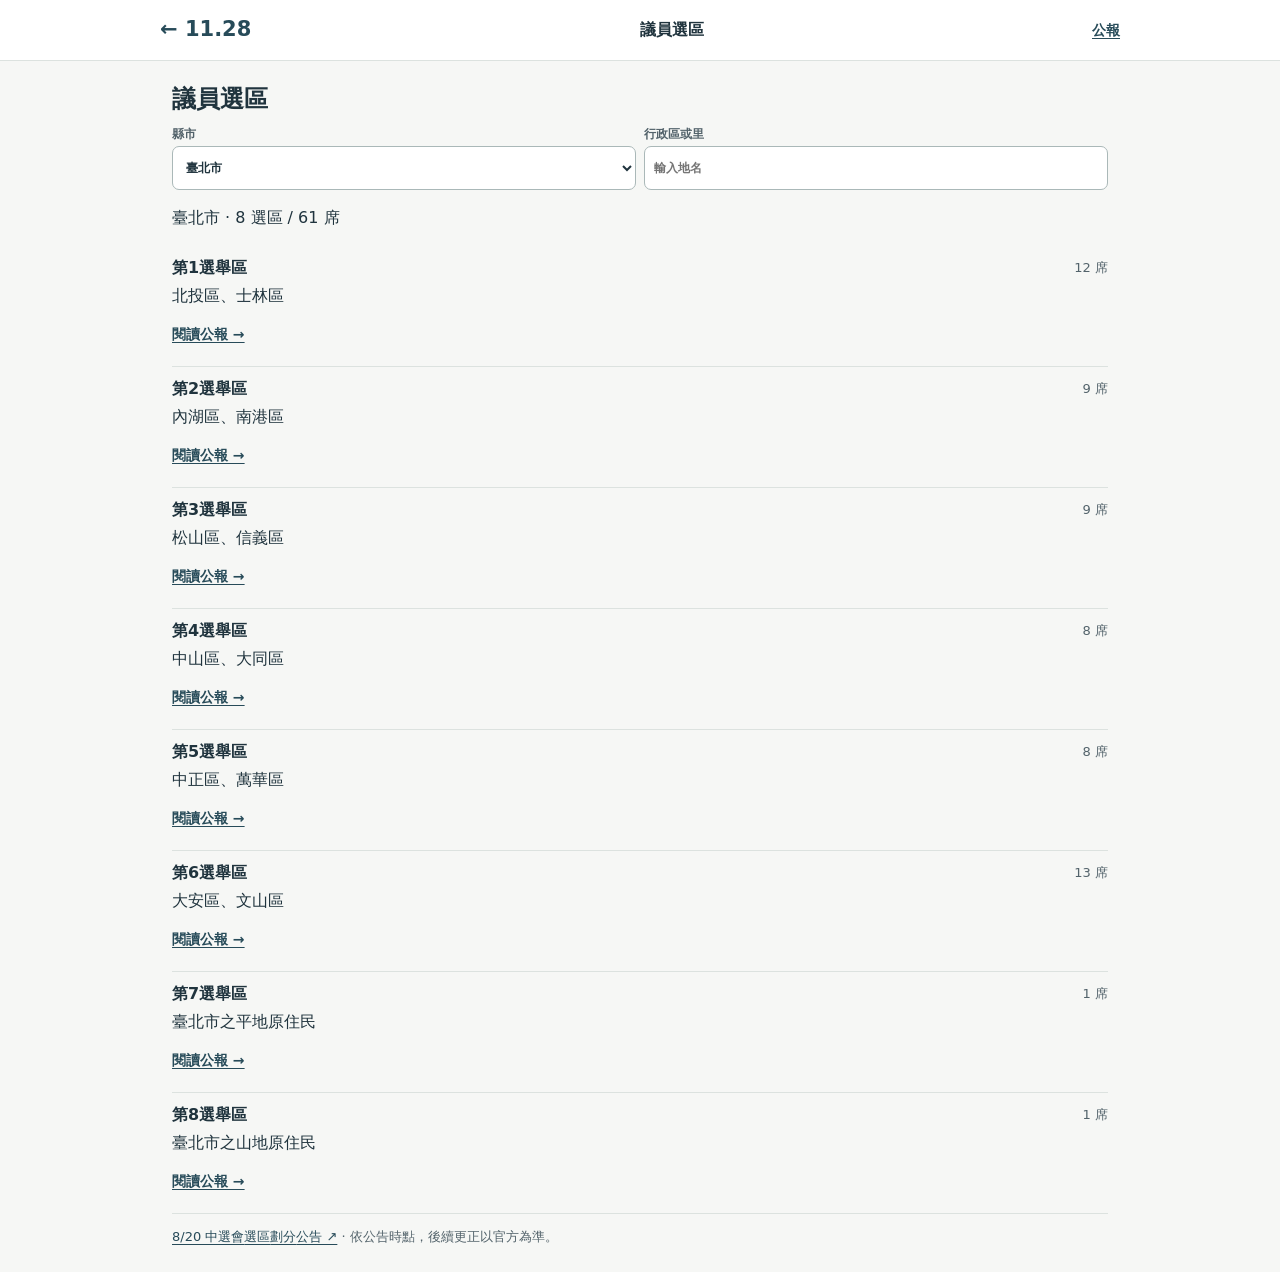
<file: districts.html>
<!doctype html><html lang="zh-Hant-TW"><head><meta charset="utf-8"><meta name="viewport" content="width=device-width,initial-scale=1"><link rel="canonical" href="https://civiclens.eugeneyip.net/districts.html"><title>議員選區｜11.28</title><meta property="og:type" content="website"><meta property="og:locale" content="zh_TW"><meta property="og:site_name" content="11.28 · CivicLens"><meta property="og:title" content="議員選區｜11.28"><meta property="og:description" content="22縣市議員選區範圍、名額及原始公報。"><meta property="og:url" content="https://civiclens.eugeneyip.net/districts.html"><meta name="twitter:card" content="summary_large_image"><meta property="og:image" content="https://civiclens.eugeneyip.net/assets/og-image.png"><meta property="og:image:width" content="1200"><meta property="og:image:height" content="630"><meta property="og:image:alt" content="11.28 · 115年地方公職人員選舉暨全國性公民投票第22案選舉紀錄（CivicLens）"><meta name="twitter:image" content="https://civiclens.eugeneyip.net/assets/og-image.png"><meta name="description" content="22縣市議員選區範圍、名額及原始公報。"><link rel="icon" href="/favicon.ico"><link rel="apple-touch-icon" href="/apple-touch-icon.png"><link rel="stylesheet" href="assets/reader.css?v=089"><script defer src="scripts/districts.js"></script><script defer src="scripts/phrase.js?v=076"></script></head><body><header><a href="./" class="back">← 11.28</a><strong>議員選區</strong><a href="gazettes.html">公報</a></header><main><h1>議員選區</h1><div class="filters"><label>縣市<select id="county" disabled></select></label><label>行政區或里<input id="query" type="search" placeholder="輸入地名" disabled></label></div><p id="summary" role="status">讀取資料…</p><div id="districts"></div><p class="district-source"><a href="https://web.cec.gov.tw/api/file/45d8e965-f63a-46d5-b636-7d81e47cf4d1.pdf" target="_blank" rel="noopener noreferrer">8/20 中選會選區劃分公告 ↗</a> · 依公告時點，後續更正以官方為準。</p><noscript><a href="https://web.cec.gov.tw/api/file/45d8e965-f63a-46d5-b636-7d81e47cf4d1.pdf">開啟官方選區公告</a></noscript></main></body></html>
</file>
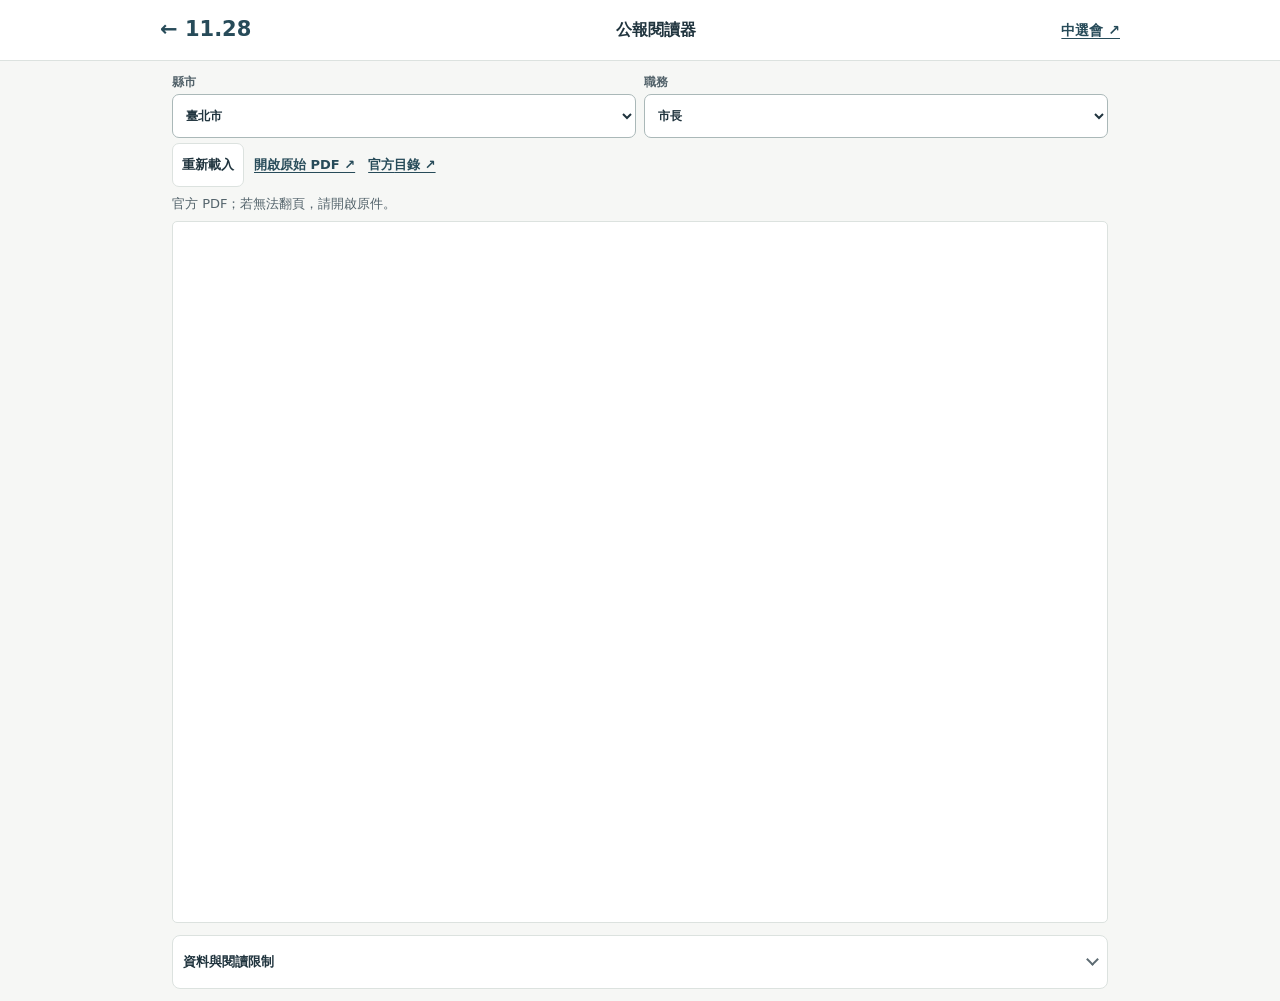
<file: gazettes.html>
<!doctype html><html lang="zh-Hant-TW"><head><meta charset="utf-8"><meta name="viewport" content="width=device-width,initial-scale=1"><title>公報閱讀器｜11.28</title><meta property="og:type" content="website"><meta property="og:locale" content="zh_TW"><meta property="og:site_name" content="11.28 · CivicLens"><meta property="og:title" content="公報閱讀器｜11.28"><meta property="og:description" content="依縣市與職務查閱中選會原始選舉公報。"><meta property="og:url" content="https://civiclens.eugeneyip.net/gazettes.html"><meta name="twitter:card" content="summary_large_image"><meta property="og:image" content="https://civiclens.eugeneyip.net/assets/og-image.png"><meta property="og:image:width" content="1200"><meta property="og:image:height" content="630"><meta property="og:image:alt" content="11.28 · 115年地方公職人員選舉暨全國性公民投票第22案選舉紀錄（CivicLens）"><meta name="twitter:image" content="https://civiclens.eugeneyip.net/assets/og-image.png"><meta name="description" content="依縣市與職務查閱中選會原始選舉公報。"><link rel="icon" href="/favicon.ico" sizes="any"><link rel="icon" href="/assets/favicon.svg" type="image/svg+xml"><link rel="apple-touch-icon" href="/apple-touch-icon.png"><link rel="canonical" href="https://civiclens.eugeneyip.net/gazettes.html"><meta name="theme-color" content="#f6f7f5"><link rel="stylesheet" href="assets/reader.css?v=089"><script src="scripts/reader.js?v=032" defer></script><script defer src="scripts/phrase.js?v=076"></script></head><body><header><a href="./#directory" class="back">← 11.28</a><strong>公報閱讀器</strong><a href="https://eebulletin.cec.gov.tw/?dir=115" target="_blank" rel="noopener noreferrer">中選會 ↗</a></header><main><h1 class="sr">官方公報</h1><div class="filters"><label>縣市<select id="county" disabled></select></label><label>職務<select id="office" disabled></select></label></div><div id="doc-row" hidden><label>公報／選區<select id="doc" disabled></select></label></div><div class="tools"><button id="load" disabled>重新載入</button><a id="original" hidden target="_blank" rel="noopener noreferrer">開啟原始 PDF ↗</a><a id="directory" href="https://eebulletin.cec.gov.tw/?dir=115" target="_blank" rel="noopener noreferrer">官方目錄 ↗</a></div><a id="district-directory" hidden>選區範圍與名額 →</a><p id="district-scope" hidden></p><a id="correction" href="https://web.cec.gov.tw/mect/article/66035" hidden target="_blank" rel="noopener noreferrer">11/17 官方選舉人資格勘誤 ↗</a><p id="status" role="status">讀取公報索引…</p><div id="viewer" hidden><iframe id="pdf" title="中選會原始選舉公報 PDF" referrerpolicy="no-referrer" loading="eager"></iframe></div><details><summary>資料與閱讀限制</summary><p>文件由中央或地方選舉委員會編印；候選人自述不等同獨立查證。本頁直接載入官方 PDF，未重製文件。部分 iOS 瀏覽器可能只顯示第一頁或無法內嵌，請使用原始 PDF。大型文件可能需要較長時間載入。</p><p><a href="data/gazettes.json">公報索引</a> · <a href="https://github.com/EugeneYip/civiclens/issues">回報錯誤</a></p></details><noscript><p>未啟用 JavaScript，請使用上方中選會官方目錄。</p></noscript></main></body></html>
</file>
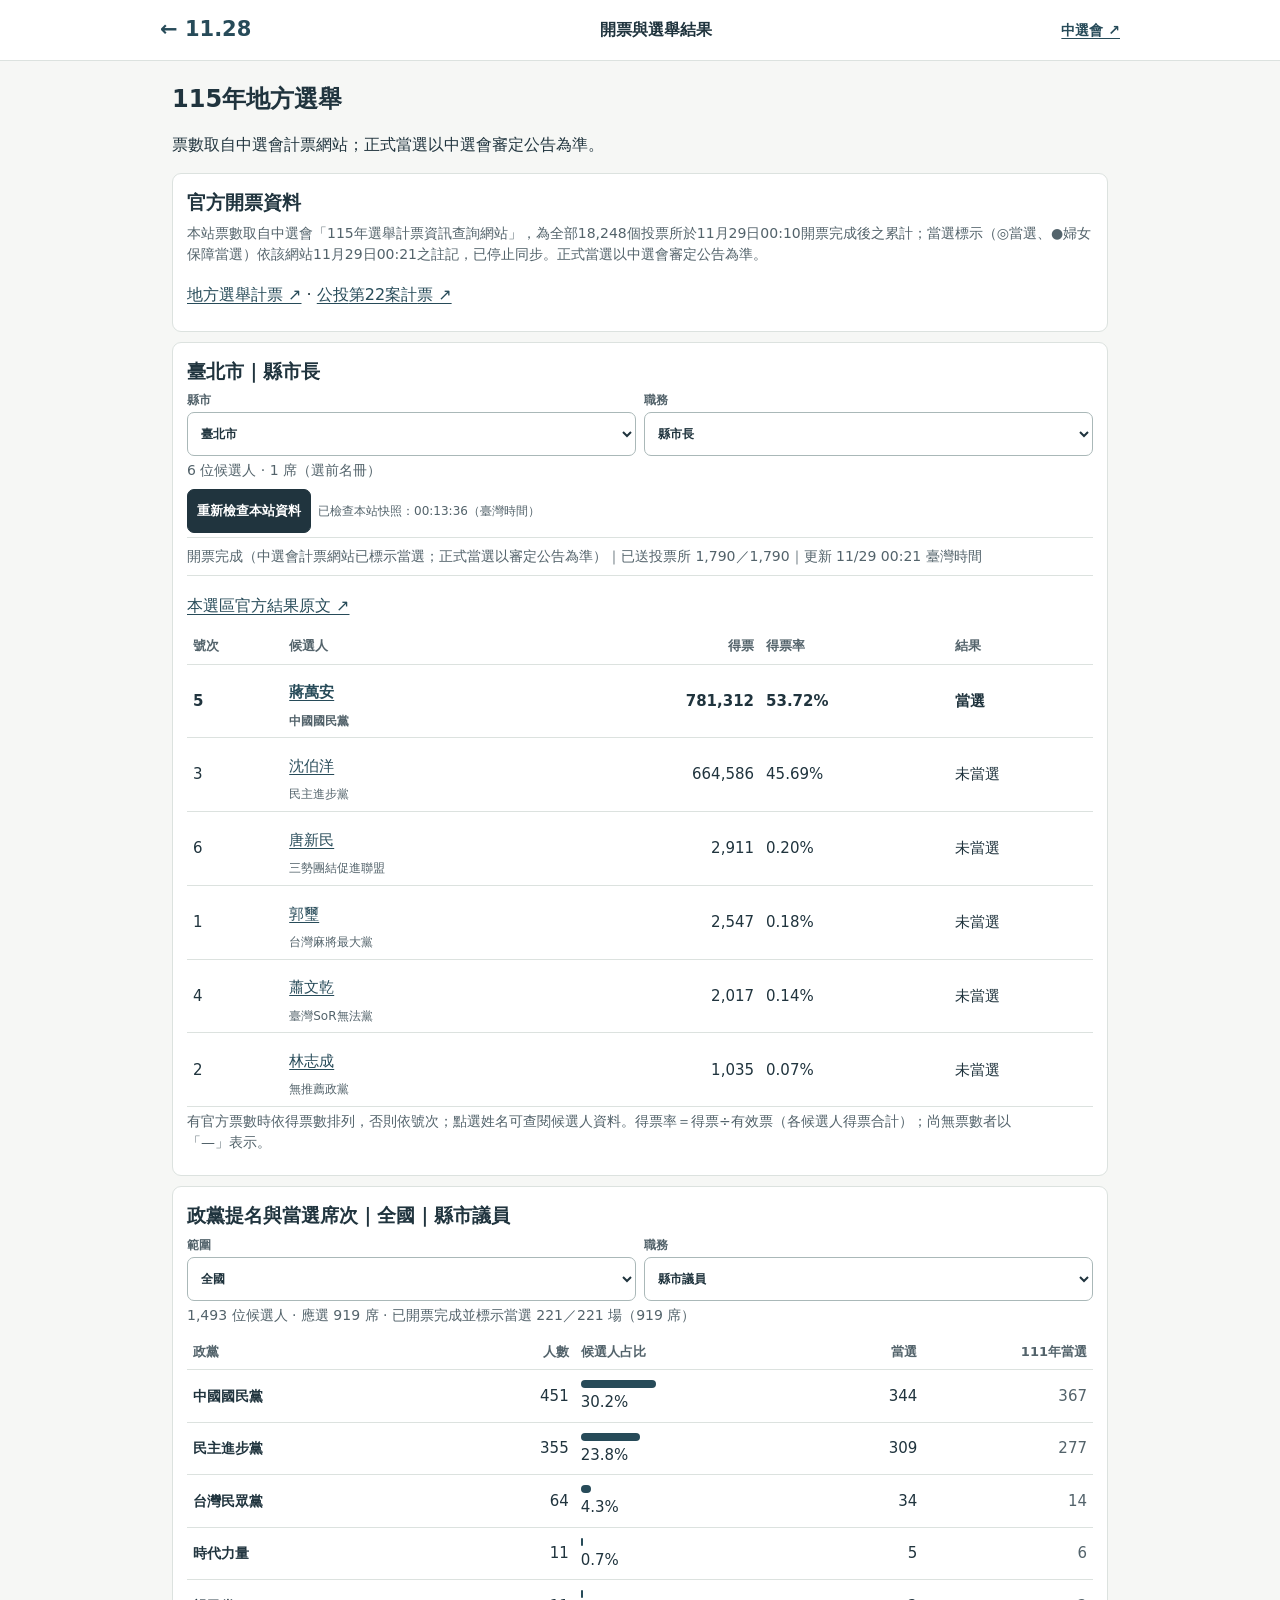
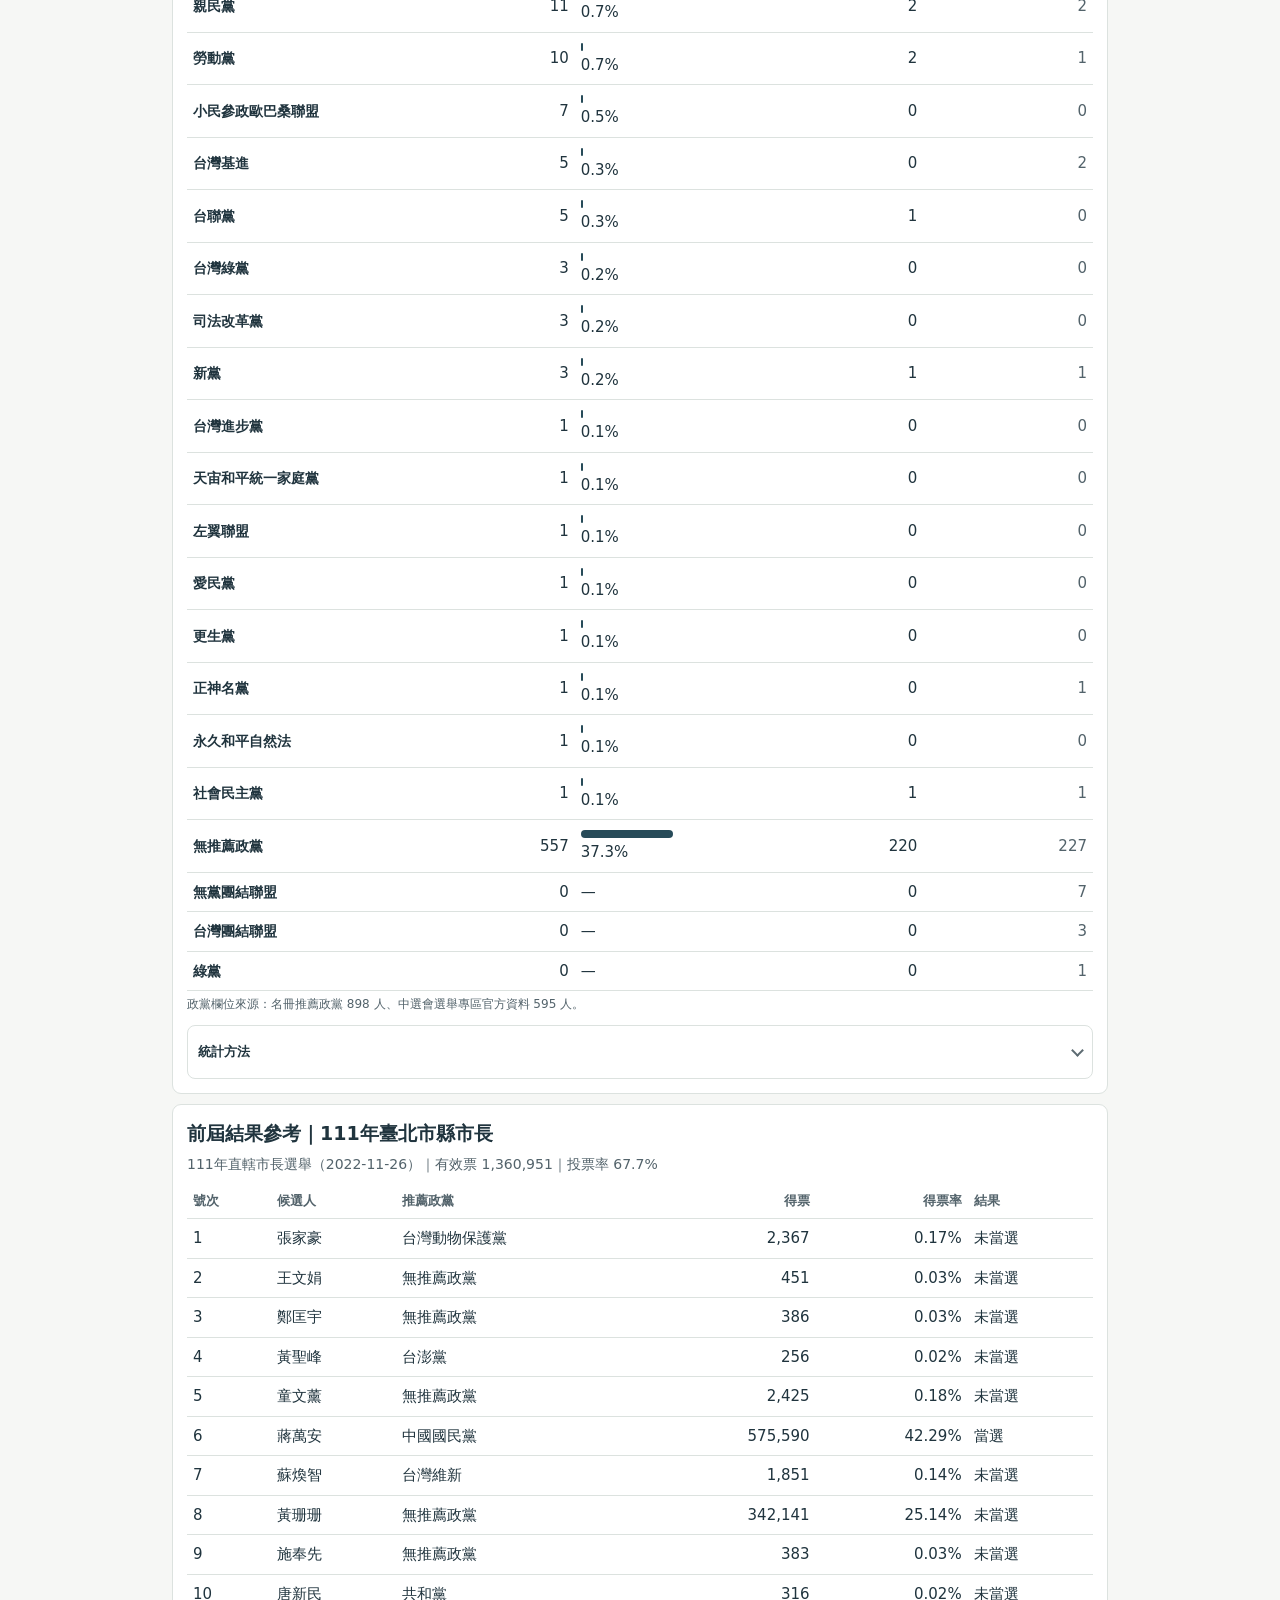
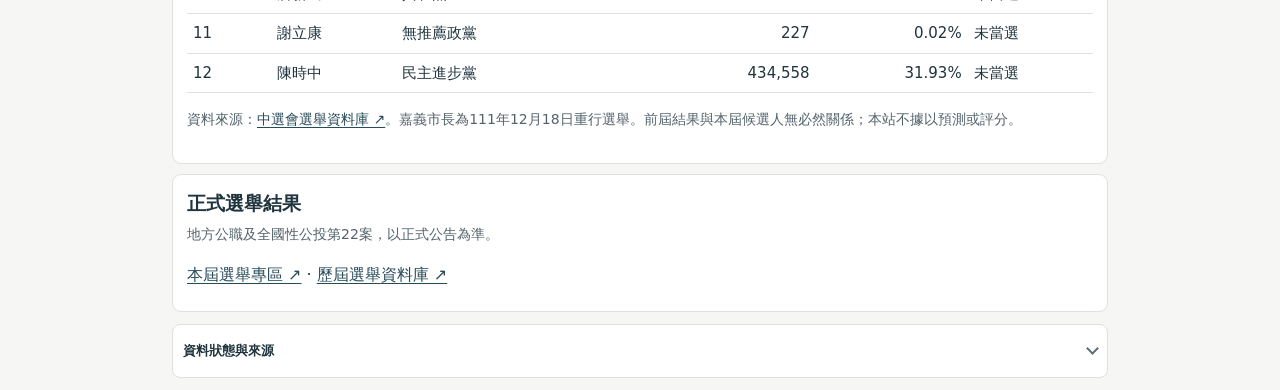
<file: results.html>
<!doctype html><html lang="zh-Hant-TW"><head><meta charset="utf-8"><meta name="viewport" content="width=device-width,initial-scale=1"><title>開票與選舉結果｜11.28</title><meta property="og:type" content="website"><meta property="og:locale" content="zh_TW"><meta property="og:site_name" content="11.28 · CivicLens"><meta property="og:title" content="開票與選舉結果｜11.28"><meta property="og:description" content="115年地方公職人員選舉與全國性公投第22案官方開票資訊入口。"><meta property="og:url" content="https://civiclens.eugeneyip.net/results.html"><meta name="twitter:card" content="summary_large_image"><meta property="og:image" content="https://civiclens.eugeneyip.net/assets/og-image.png"><meta property="og:image:width" content="1200"><meta property="og:image:height" content="630"><meta property="og:image:alt" content="11.28 · 115年地方公職人員選舉暨全國性公民投票第22案選舉紀錄（CivicLens）"><meta name="twitter:image" content="https://civiclens.eugeneyip.net/assets/og-image.png"><meta name="description" content="115年地方公職人員選舉與全國性公投第22案官方開票資訊入口。"><link rel="icon" href="/favicon.ico"><link rel="apple-touch-icon" href="/apple-touch-icon.png"><link rel="stylesheet" href="assets/reader.css?v=089"><link rel="canonical" href="https://civiclens.eugeneyip.net/results.html"><meta name="theme-color" content="#f6f7f5"><script src="scripts/results.js?v=089" defer></script><script defer src="scripts/phrase.js?v=076"></script></head><body><header><a class="back" href="./">← 11.28</a><strong>開票與選舉結果</strong><a href="https://www.cec.gov.tw/" target="_blank" rel="noopener noreferrer">中選會 ↗</a></header><main><h1>115年地方選舉</h1><p id="phase" role="status">11/28 16:00 起（臺灣時間）</p><div class="result-card"><h2>官方開票資料</h2><p>本站票數取自中選會「115年選舉計票資訊查詢網站」，為全部18,248個投票所於11月29日00:10開票完成後之累計；當選標示（◎當選、●婦女保障當選）依該網站11月29日00:21之註記，已停止同步。正式當選以中選會審定公告為準。</p><a href="https://vote.cec.gov.tw/2026-local/zh-TW/indexP.html" target="_blank" rel="noopener noreferrer">地方選舉計票 ↗</a> · <a href="https://vote.cec.gov.tw/2026-ref/zh-TW/indexP.html" target="_blank" rel="noopener noreferrer">公投第22案計票 ↗</a></div><section class="result-card" aria-labelledby="result-heading"><h2 id="result-heading">全國縣市選舉結果</h2><div class="filters"><label>縣市<select id="result-county" disabled></select></label><label>職務<select id="result-office" disabled><option value="chief">縣市長</option><option value="council">縣市議員</option></select></label></div><label id="result-district-label" hidden>議員選區<select id="result-district" disabled></select></label><div id="council-map" class="council-map" hidden></div><p id="result-summary"></p><div class="tools"><button id="result-refresh" type="button">重新檢查本站資料</button><span id="result-refresh-status" role="status"></span></div><p id="result-data-status" role="status">讀取選前名冊…</p><a id="result-source" hidden target="_blank" rel="noopener noreferrer">本選區官方結果原文 ↗</a><div class="result-table-wrap"><table class="result-table"><thead><tr><th scope="col">號次</th><th scope="col">候選人</th><th scope="col">得票</th><th scope="col">得票率</th><th scope="col">結果</th></tr></thead><tbody id="result-rows"></tbody></table></div><p>有官方票數時依得票數排列，否則依號次；點選姓名可查閱候選人資料。得票率＝得票÷有效票（各候選人得票合計）；尚無票數者以「—」表示。</p></section><section class="result-card" aria-labelledby="party-heading"><h2 id="party-heading">政黨提名與當選席次</h2><div class="filters"><label>範圍<select id="party-scope"><option value="all">全國</option><option value="county">上方所選縣市</option></select></label><label>職務<select id="party-office"><option value="council">縣市議員</option><option value="chief">縣市長</option></select></label></div><p id="party-status" role="status">讀取政黨統計…</p><div class="result-table-wrap"><table class="result-table party-table"><thead><tr><th scope="col">政黨</th><th scope="col">人數</th><th scope="col">候選人占比</th><th scope="col">當選</th><th scope="col">111年當選</th></tr></thead><tbody id="party-rows"></tbody></table></div><p id="party-tiers"></p><details><summary>統計方法</summary><p>候選人數依名冊推薦政黨、公報推薦政黨轉錄、登記資料、登記資料民間轉錄的順序取用，與候選人頁相同；皆無者列為「政黨欄位待核」，不推定政黨。候選人數不代表得票或支持度，也不代表目前黨籍。當選席次只計算通過驗證的正式公告結果；暫定開票資料、未公告選區及預估一律不計入。「111年當選」為中選會選舉資料庫的前屆正式結果，僅供參照，不代表本屆預測；前屆政黨名稱依資料庫原文，未合併相近名稱。</p></details></section><section class="result-card" aria-labelledby="history-heading"><h2 id="history-heading">前屆結果參考</h2><p id="history-status" role="status">讀取前屆結果…</p><div class="result-table-wrap"><table class="result-table history-table"><thead><tr id="history-head"></tr></thead><tbody id="history-rows"></tbody></table></div><p>資料來源：<a href="https://db.cec.gov.tw/" target="_blank" rel="noopener noreferrer">中選會選舉資料庫 ↗</a>。嘉義市長為111年12月18日重行選舉。前屆結果與本屆候選人無必然關係；本站不據以預測或評分。</p></section><div class="result-card"><h2>正式選舉結果</h2><p>地方公職及全國性公投第22案，以正式公告為準。</p><a href="https://info.cec.gov.tw/vote2026/" target="_blank" rel="noopener noreferrer">本屆選舉專區 ↗</a> · <a href="https://db.cec.gov.tw/" target="_blank" rel="noopener noreferrer">歷屆選舉資料庫 ↗</a></div><details><summary>資料狀態與來源</summary><p>本站尚未串接即時票數；已建置結果資料驗證與查閱介面。不顯示零票、預估票數、當選推測或未查證結果。時間提示依裝置時鐘，不代表官方已發布資料。</p><a href="https://info.cec.gov.tw/vote2026/question/" target="_blank" rel="noopener noreferrer">中選會常見問答 ↗</a></details></main></body></html>
</file>
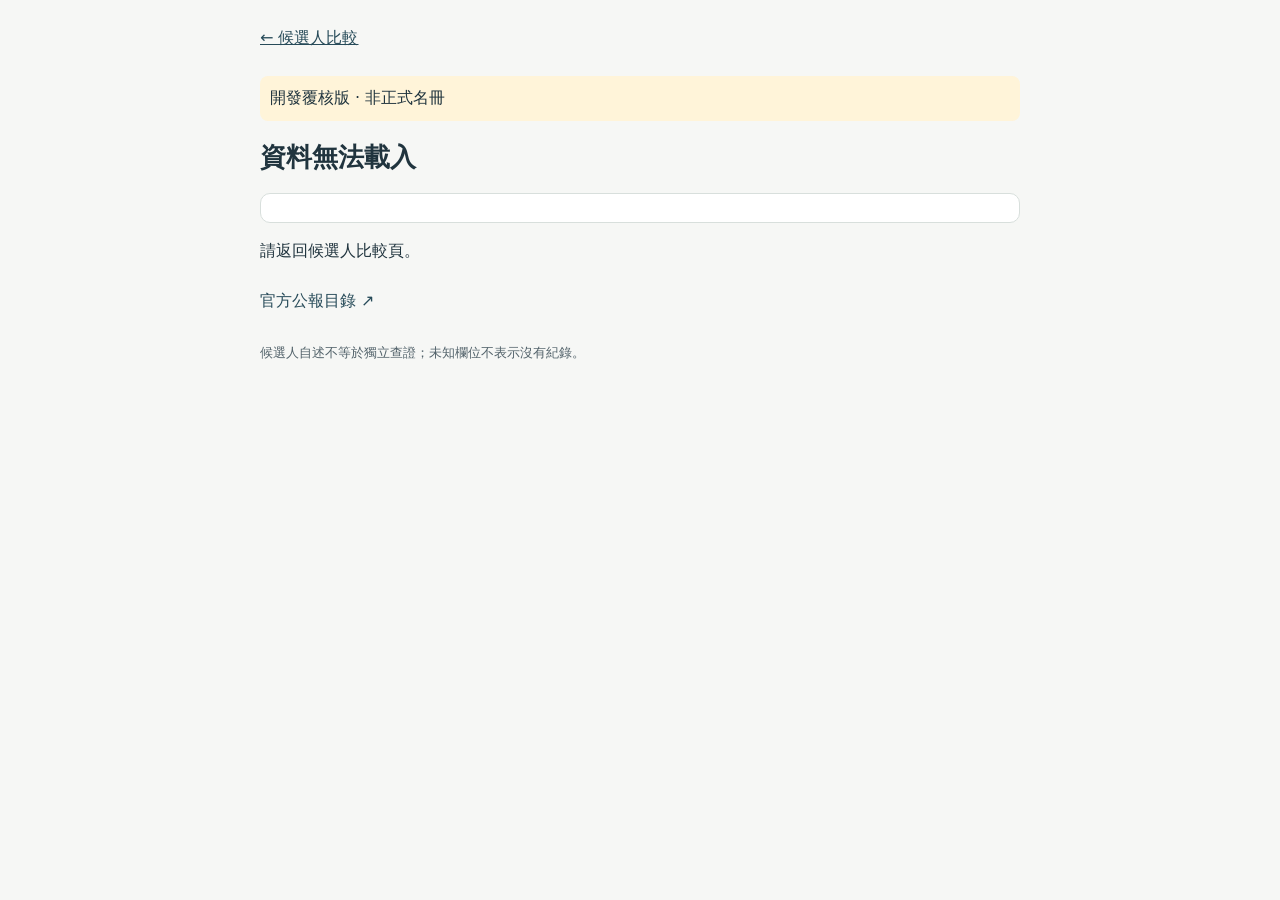
<file: preview/candidate.html>
<!doctype html><html lang="zh-Hant-TW"><head><meta charset="utf-8"><meta name="viewport" content="width=device-width,initial-scale=1"><meta name="robots" content="noindex,nofollow"><title>候選人詳細資料｜覆核版</title><style>body{margin:0;font:16px/1.55 system-ui,sans-serif;background:#f6f7f5;color:#20343e}main{max-width:760px;margin:auto;padding:16px}a{color:#274b59}h1{font-size:26px;margin:10px 0;overflow-wrap:anywhere}.notice{background:#fff4d9;padding:10px;border-radius:8px}dl{background:white;border:1px solid #d8dfdc;border-radius:10px;padding:14px}dt{font-weight:700}dd{margin:2px 0 14px;overflow-wrap:anywhere}a{display:inline-block;min-height:44px;align-content:center}small{color:#53636b}</style><script src="candidate.js" defer></script></head><body><main><a href="compare.html">← 候選人比較</a><p class="notice">開發覆核版 · 非正式名冊</p><h1 id="name">讀取資料…</h1><p id="district"></p><dl id="fields"></dl><p id="status" role="status"></p><a id="gazette" hidden target="_blank" rel="noopener noreferrer">官方公報目錄 ↗</a><p><small>候選人自述不等於獨立查證；未知欄位不表示沒有紀錄。</small></p></main></body></html>
</file>
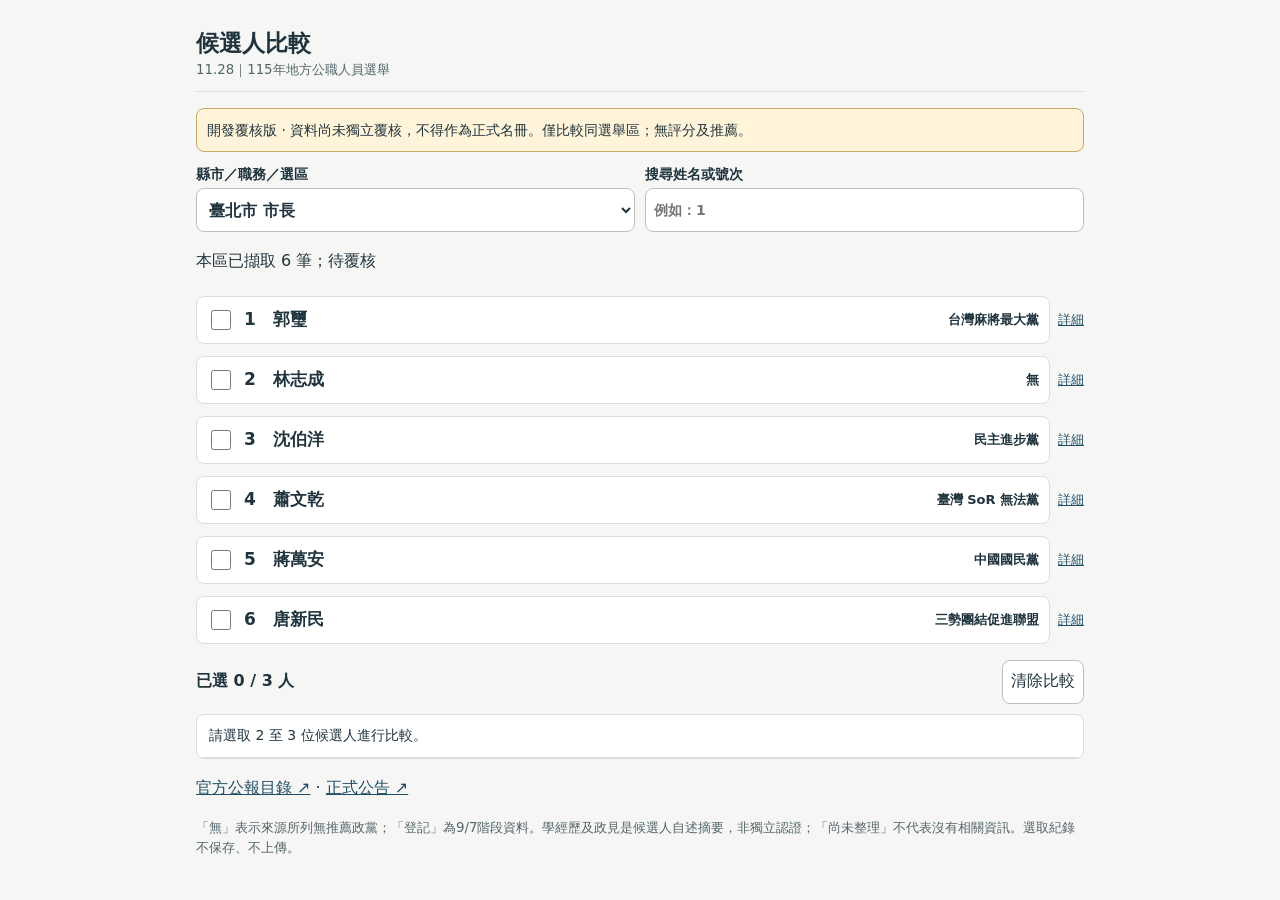
<file: preview/compare.html>
<!doctype html><html lang="zh-Hant-TW"><head><meta charset="utf-8"><meta name="viewport" content="width=device-width,initial-scale=1"><meta name="robots" content="noindex,nofollow"><title>候選人比較｜開發覆核版</title><style>
:root{font-family:system-ui,-apple-system,"Noto Sans TC",sans-serif;color:#20343e;background:#f6f7f5}*{box-sizing:border-box}body{margin:0}main{max-width:920px;margin:auto;padding:16px}header{border-bottom:1px solid #d8dfdc;padding:12px 0;margin-bottom:16px}h1{font-size:23px;margin:0}p{line-height:1.6}small{color:#54656a}.notice{background:#fff4d9;border:1px solid #c9a969;padding:10px;border-radius:8px;font-size:14px}label{display:block;font-weight:600;font-size:14px}select,input[type=search],button{font:inherit;min-height:44px;border:1px solid #b7c2bf;border-radius:8px;background:white;color:inherit;padding:8px;max-width:100%}select,input[type=search]{width:100%;margin-top:4px}.controls{display:grid;grid-template-columns:1fr 1fr;gap:10px}.entry{display:flex;align-items:center;gap:10px;background:white;border:1px solid #d7dfdc;border-radius:8px;padding:10px;margin:6px 0;min-height:48px}.entry input{width:20px;height:20px;flex:none}.entry strong{font-size:17px}.entry span{margin-left:auto;text-align:right;font-size:13px}.toolbar{display:flex;align-items:center;gap:10px;justify-content:space-between;margin:10px 0}.tablewrap{overflow:auto;border:1px solid #d7dfdc;border-radius:8px;background:white}table{border-collapse:collapse;width:100%;min-width:460px}td,th{text-align:left;border-bottom:1px solid #d7dfdc;padding:12px;vertical-align:top;font-size:14px}th{background:#eef2ef}tbody th{width:90px}a{color:#204e66}a:focus-visible,button:focus-visible,input:focus-visible,select:focus-visible{outline:3px solid #608aab;outline-offset:2px}@media(max-width:450px){main{padding:12px}.controls{grid-template-columns:1fr}.entry span{max-width:48%}}
.candidate-row{display:flex;align-items:center;gap:8px}.candidate-row .entry{flex:1;min-width:0}.profile-link{display:inline-flex;align-items:center;min-height:44px;font-size:13px;white-space:nowrap}.controls select{font-size:16px}.entry strong{overflow-wrap:anywhere;min-width:0}</style></head><body><main><header><h1>候選人比較</h1><small>11.28｜115年地方公職人員選舉</small></header><p class="notice">開發覆核版 · 資料尚未獨立覆核，不得作為正式名冊。僅比較同選舉區；無評分及推薦。</p><div class="controls"><label>縣市／職務／選區<select id="district"></select></label><label>搜尋姓名或號次<input type="search" id="query" placeholder="例如：1"></label></div><p id="coverage" role="status"></p><div id="list"></div><div class="toolbar"><strong id="selection" aria-live="polite"></strong><button type="button" id="clear">清除比較</button></div><div class="tablewrap" tabindex="0" aria-label="候選人比較表"><table id="compare"></table></div><p><a id="gazette" target="_blank" rel="noopener noreferrer">官方公報目錄 ↗</a> · <a id="notice" target="_blank" rel="noopener noreferrer">正式公告 ↗</a></p><small>「無」表示來源所列無推薦政黨；「登記」為9/7階段資料。學經歷及政見是候選人自述摘要，非獨立認證；「尚未整理」不代表沒有相關資訊。選取紀錄不保存、不上傳。</small></main><script src="compare.js" defer></script></body></html>
</file>
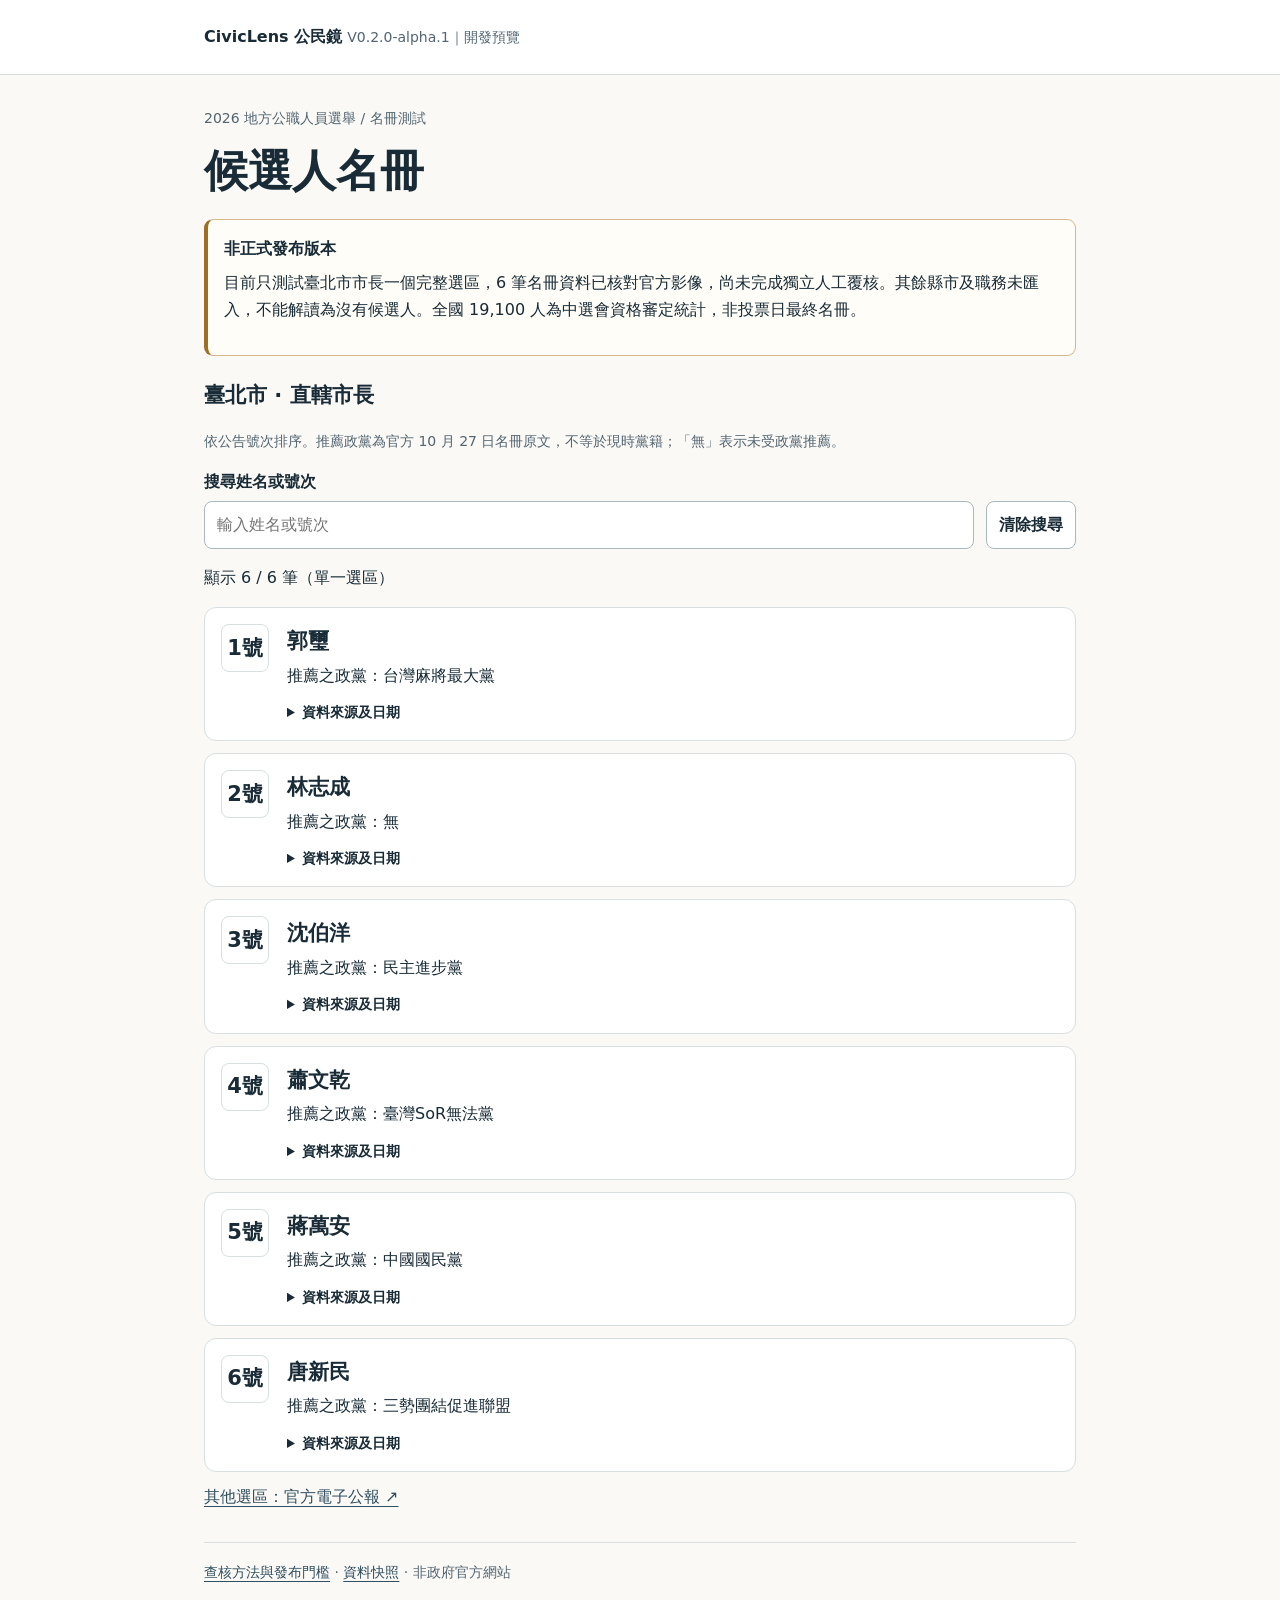
<file: preview/roster.html>
<!doctype html>
<html lang="zh-Hant-TW"><head><meta charset="utf-8"><meta name="viewport" content="width=device-width,initial-scale=1"><meta name="robots" content="noindex,nofollow"><title>CivicLens 公民鏡｜名冊開發預覽</title><style>
*{box-sizing:border-box}body{margin:0;background:#faf9f5;color:#182b36;font:16px/1.65 system-ui,-apple-system,"PingFang TC","Microsoft JhengHei",sans-serif}main,header>div{max-width:920px;margin:auto;padding:24px}header{border-bottom:1px solid #d8dfe0;background:white}a{color:#304f60;text-underline-offset:4px}h1{font-size:clamp(28px,5vw,44px);line-height:1.15;margin:14px 0}h2{font-size:21px}p{margin:8px 0 16px}.sub{color:#526571;font-size:14px}.notice{border:1px solid #d2b88b;border-left:4px solid #a06d25;background:#fffdf7;padding:16px;border-radius:9px;margin:22px 0}.controls{display:grid;grid-template-columns:1fr auto;align-items:end;gap:12px}label{display:block;font-weight:650;margin-bottom:5px}input,button{font:inherit;min-height:48px;border:1px solid #aab8bf;border-radius:8px;padding:8px 12px;background:#fff;color:inherit;width:100%}button{cursor:pointer;font-weight:650}button:focus-visible,input:focus-visible,a:focus-visible,summary:focus-visible{outline:3px solid #a85d13;outline-offset:3px}.row{background:white;border:1px solid #d8dfe0;border-radius:12px;padding:16px;margin:12px 0;display:grid;grid-template-columns:52px 1fr;gap:14px}.number{height:48px;width:48px;display:grid;place-items:center;border:1px solid #d8dfe0;border-radius:8px;font-size:21px;font-weight:700;font-variant-numeric:tabular-nums}.name{font-size:21px;font-weight:700;margin:0}.party{margin:4px 0 12px}.evidence{font-size:14px}.evidence a{display:inline-flex;align-items:center;min-height:44px;margin-right:16px}summary{cursor:pointer;font-weight:650}#count{margin-top:16px}footer{color:#526571;font-size:14px;padding-top:18px;border-top:1px solid #d8dfe0;margin-top:32px}.skip{position:absolute;top:-100px}.skip:focus{top:4px;background:#fff;padding:10px} [hidden]{display:none!important}@media(max-width:450px){main,header>div{padding:16px}.controls{grid-template-columns:1fr}.row{padding:12px;grid-template-columns:44px 1fr;gap:10px}.number{width:40px;height:44px}}
</style></head><body><a class="skip" href="#main">跳至主要內容</a><header><div><strong>CivicLens 公民鏡</strong> <span class="sub">V0.2.0-alpha.1｜開發預覽</span></div></header><main id="main"><p class="sub">2026 地方公職人員選舉 / 名冊測試</p><h1>候選人名冊</h1><div class="notice"><strong>非正式發布版本</strong><p>目前只測試臺北市市長一個完整選區，6 筆名冊資料已核對官方影像，尚未完成獨立人工覆核。其餘縣市及職務未匯入，不能解讀為沒有候選人。全國 19,100 人為中選會資格審定統計，非投票日最終名冊。</p></div><h2>臺北市 · 直轄市長</h2><p class="sub">依公告號次排序。推薦政黨為官方 10 月 27 日名冊原文，不等於現時黨籍；「無」表示未受政黨推薦。</p><div class="controls"><div><label for="q">搜尋姓名或號次</label><input type="search" id="q" placeholder="輸入姓名或號次" autocomplete="off" disabled></div><button type="button" id="reset" disabled>清除搜尋</button></div><p id="count" role="status" aria-live="polite">讀取資料中…</p><div id="list"></div><p><a href="https://eebulletin.cec.gov.tw/?dir=115">其他選區：官方電子公報 ↗</a></p><noscript><p>此開發預覽需要 JavaScript，請查閱官方公報。</p></noscript><footer><a href="../docs/ROSTER-AUDIT.md">查核方法與發布門檻</a> · <a href="../data/roster-pilot.json">資料快照</a> · 非政府官方網站</footer></main><script>
"use strict";
const q=document.getElementById("q"),reset=document.getElementById("reset"),count=document.getElementById("count"),list=document.getElementById("list");
function element(tag,text,cls){const e=document.createElement(tag);if(text!==undefined)e.textContent=text;if(cls)e.className=cls;return e}
function sourceLink(url,label){const u=new URL(url);if(u.protocol!=="https:"||!["web.cec.gov.tw","www.cec.gov.tw"].includes(u.hostname))throw new Error("Unexpected source");const a=element("a",label);a.href=u.href;a.target="_blank";a.rel="noopener noreferrer";return a}
function render(records){const term=q.value.trim();const matched=records.filter(r=>!term||r.fields.name.value.includes(term)||String(r.ballot_number)===term);list.replaceChildren();for(const r of matched){const row=element("article",undefined,"row");row.append(element("div",String(r.ballot_number)+"號","number"));const body=element("div");body.append(element("h3",r.fields.name.value,"name"),element("p","推薦之政黨："+r.fields.party.value,"party"));const details=element("details",undefined,"evidence");details.append(element("summary","資料來源及日期"));const links=element("p");links.append(sourceLink(r.fields.name.evidence[0].url,"11/12 正式名單"),sourceLink(r.fields.party.evidence[0].url,"10/27 號次及推薦政黨"));details.append(links,element("p","2026-11-25（臺灣時間）影像交叉核對；獨立人工覆核待完成。"));body.append(details);row.append(body);list.append(row)}count.textContent="顯示 "+matched.length+" / "+records.length+" 筆（單一選區）";if(!matched.length)list.append(element("p","沒有符合搜尋的名冊資料。"))}
fetch("../data/roster-pilot.json",{cache:"no-store"}).then(r=>{if(!r.ok)throw new Error("HTTP "+r.status);return r.json()}).then(d=>{if(d.release_status!=="blocked_pending_independent_review"||d.expected_count!==6||d.records.length!==6||d.records.some((r,i)=>r.ballot_number!==i+1||r.jurisdiction_code!=="01"||r.district_id!=="01-citywide"||r.fields.name.status!=="verified"||r.fields.party.status!=="verified"))throw new Error("Invalid pilot");render(d.records);q.disabled=false;reset.disabled=false;q.addEventListener("input",()=>render(d.records));reset.addEventListener("click",()=>{q.value="";render(d.records);q.focus()})}).catch(()=>{list.replaceChildren();count.textContent="資料讀取或驗證失敗，請改用官方公報。";q.disabled=true;reset.disabled=true});
</script></body></html>
</file>
<file: assets/reader.css>
*{box-sizing:border-box}[hidden]{display:none!important}:root{color-scheme:light;--ink:#20343e;--muted:#53636b;--line:#dce2df}body{margin:0;background:#f6f7f5;color:var(--ink);font:16px/1.5 system-ui,-apple-system,"PingFang TC",sans-serif}header{display:flex;gap:12px;align-items:center;justify-content:space-between;padding:8px max(12px,calc((100% - 960px)/2));background:white;border-bottom:1px solid var(--line)}a{color:#274b59;text-underline-offset:3px}header a{font-size:14px;font-weight:650;display:flex;align-items:center;min-height:44px;white-space:nowrap}header .back{font-size:21px;font-weight:800;text-decoration:none}main{max-width:960px;margin:auto;padding:12px}.filters{display:grid;grid-template-columns:1fr 1fr;gap:8px}label{display:block;font-size:12px;font-weight:650;color:var(--muted)}select,button{font:inherit;min-height:44px;border:1px solid #aab8b8;border-radius:7px;background:#fff;color:var(--ink);padding:7px 9px;width:100%;min-width:0}select{display:block;margin-top:3px}button{cursor:pointer;font-weight:650}.tools{display:flex;gap:7px;align-items:center;flex-wrap:wrap;margin-top:8px}.tools button{width:auto;background:var(--ink);color:white;border-color:var(--ink)}button:disabled{opacity:.5;cursor:default}.tools a{display:inline-flex;align-items:center;min-height:44px;font-size:13px;font-weight:650;padding:4px 3px}#doc-row{margin-top:8px}#status{font-size:13px;margin:7px 0;color:var(--muted)}iframe{display:block;width:100%;height:70vh;height:72dvh;min-height:350px;border:1px solid var(--line);background:white;border-radius:8px}#close{margin-top:6px}details{background:#fff;border:1px solid var(--line);border-radius:8px;padding:8px 10px;margin-top:12px;font-size:13px}summary{cursor:pointer;min-height:36px;display:list-item;line-height:36px;font-weight:650}.sr{position:absolute;clip:rect(0,0,0,0);width:1px;height:1px;overflow:hidden}a:focus-visible,button:focus-visible,select:focus-visible,summary:focus-visible{outline:3px solid #a05b16;outline-offset:2px}@media(max-width:360px){header{gap:5px}header strong{font-size:14px}main{padding:8px}.tools{gap:4px}}

.result-card{background:#fff;border:1px solid var(--line);border-radius:9px;padding:14px;margin:10px 0}.result-card h2{font-size:19px;margin:0 0 6px}.result-card p{font-size:14px;margin:4px 0 8px;color:var(--muted)}.result-card a{display:inline-flex;min-height:44px;align-items:center}main>h1{font-size:24px;margin:8px 0}

#district-scope{font-size:14px;font-weight:650;margin:5px 0;white-space:pre-line;line-height:1.55}#correction{display:inline-flex;min-height:44px;align-items:center;font-size:13px;font-weight:650}#viewer iframe{height:78vh;height:78dvh;border-radius:5px}.tools{margin-top:5px}#load{background:#fff;color:var(--ink);border-color:var(--line);font-size:13px}#doc-row select{font-size:16px}header strong{white-space:nowrap}@media(max-width:360px){header .back{font-size:18px}}

.district-card{border-bottom:1px solid var(--line);padding:10px 0;background:transparent}.district-heading{display:flex;justify-content:space-between;align-items:center}.district-heading span{font-size:13px;color:var(--muted)}.district-card p{margin:4px 0;overflow-wrap:anywhere}.district-card a,#district-directory{display:inline-flex;min-height:44px;align-items:center;font-size:14px;font-weight:650}.district-source{font-size:13px;color:var(--muted)}input[type=search]{width:100%;min-width:0;min-height:44px;font:inherit;border:1px solid #aab8b8;border-radius:7px;padding:7px 9px;margin-top:3px}

.result-table-wrap{overflow-x:auto}.result-table{border-collapse:collapse;width:100%;font-variant-numeric:tabular-nums;font-size:15px}.result-table th,.result-table td{padding:8px 6px;border-bottom:1px solid var(--line);text-align:left}.result-table th{font-size:13px;color:var(--muted)}.result-table td:nth-child(3),.result-table th:nth-child(3){text-align:right}.result-table a{min-height:40px}.result-table td:last-child{white-space:nowrap}#result-district-label{margin-top:8px}#result-data-status{padding:8px 0;border-top:1px solid var(--line);border-bottom:1px solid var(--line)}

#result-refresh{font-size:13px}#result-refresh-status{font-size:12px;color:var(--muted)}
.party-table th[scope=row]{font-weight:650;font-size:14px;color:var(--ink)}.party-table td:nth-child(3),.party-table th:nth-child(3){text-align:left;min-width:120px}.party-table td:nth-child(2),.party-table td:nth-child(4),.party-table th:nth-child(2),.party-table th:nth-child(4){text-align:right}.party-bar{display:block;height:8px;border-radius:4px;background:#274b59;margin:2px 0 3px}#party-tiers{font-size:12px}
.party-table td:nth-child(5),.party-table th:nth-child(5){text-align:right;color:var(--muted)}.history-table.chief td:nth-child(3),.history-table.chief th:nth-child(3){text-align:left}.history-table td:nth-child(4),.history-table th:nth-child(4),.history-table td:nth-child(5),.history-table th:nth-child(5),.history-table.council td:nth-child(2),.history-table.council th:nth-child(2){text-align:right}
.party-sub{display:block;font-size:12px;line-height:1.4;color:#53636b}tr.elected td{font-weight:650}
html.phrase body{word-break:keep-all;overflow-wrap:break-word}
html.phrase :is(p,li,dd,td,figcaption){text-wrap:pretty}
:is(h1,h2,h3,h4,summary){text-wrap:balance}
details>summary{list-style:none;display:flex;align-items:center;gap:8px;cursor:pointer}
details>summary::-webkit-details-marker{display:none}
details>summary::after{content:"";flex:none;margin-left:auto;width:7px;height:7px;border-right:2px solid #5d6b72;border-bottom:2px solid #5d6b72;transform:translateY(-2px) rotate(45deg);transition:transform .15s}
details[open]>summary::after{transform:translateY(2px) rotate(-135deg)}
@media(prefers-reduced-motion:reduce){details>summary::after{transition:none}}
.council-map{margin:10px 0 6px}
.council-map[hidden]{display:none}
.cm-fig{margin:0}
.cm-fig svg{display:block;width:100%;max-width:380px;max-height:44vh;margin:0 auto}
.cm-base{fill:#e3e6e5;fill-rule:evenodd}
.cm-d path{fill:#e2e8e6;fill-rule:evenodd;stroke:none;cursor:pointer;transition:fill .15s}
.cm-d:hover path,.cm-d:focus path{fill:#c9d6d2}
.cm-d.cm-sel path{fill:#3f6773}
.cm-towns{fill:none;stroke:#fff;stroke-width:.5;pointer-events:none}
.cm-borders{fill:none;stroke:#52646b;stroke-width:1;stroke-linejoin:round;pointer-events:none}
.cm-label{font-size:11px;font-weight:700;fill:#2b3a40;text-anchor:middle;pointer-events:none;paint-order:stroke;stroke:#fff;stroke-width:2.5px}
.cm-label-sel{fill:#fff;stroke:#3f6773}
.cm-chips{display:flex;flex-wrap:wrap;gap:6px;margin:8px 0 0}
.cm-chip{font:inherit;font-size:13px;min-height:36px;padding:0 10px;border:1px solid #c9d3d0;border-radius:999px;background:#fff;color:#21333a;cursor:pointer}
.cm-chip-sel{background:#3f6773;border-color:#3f6773;color:#fff}
.cm-fig figcaption{font-size:12px;color:#5d6b72;margin-top:6px;line-height:1.5}
@media(prefers-reduced-motion:reduce){.cm-d path{transition:none}}
.cm-chips-label{margin:8px 0 0;font-size:12px;color:#5d6b72}
.cm-chips{margin-top:4px}
.cm-chip{min-height:32px;font-size:12.5px;padding:0 9px}
.cm-chips .cm-chip{width:auto;flex:none;margin:0}
tr.projected td{font-weight:600;color:#3d5a63}
.cm-sel-outline{fill:none;stroke:#1b262b;stroke-width:2.4;stroke-linejoin:round;pointer-events:none}
.cm-tie{fill:#d9dee0}
.cm-legend{display:flex;flex-wrap:wrap;gap:4px 12px;margin:8px 0 0;padding:0;list-style:none;font-size:12.5px;color:#21333a}
.cm-legend li{display:flex;align-items:center;gap:5px}
.cm-sw{display:inline-block;width:11px;height:11px;border-radius:3px;flex:none}
.cm-sw-tie{background:#d9dee0;border:1px solid #b5bec1}
.cm-sw-sel{background:#fff;border:2px solid #1b262b}
</file>
